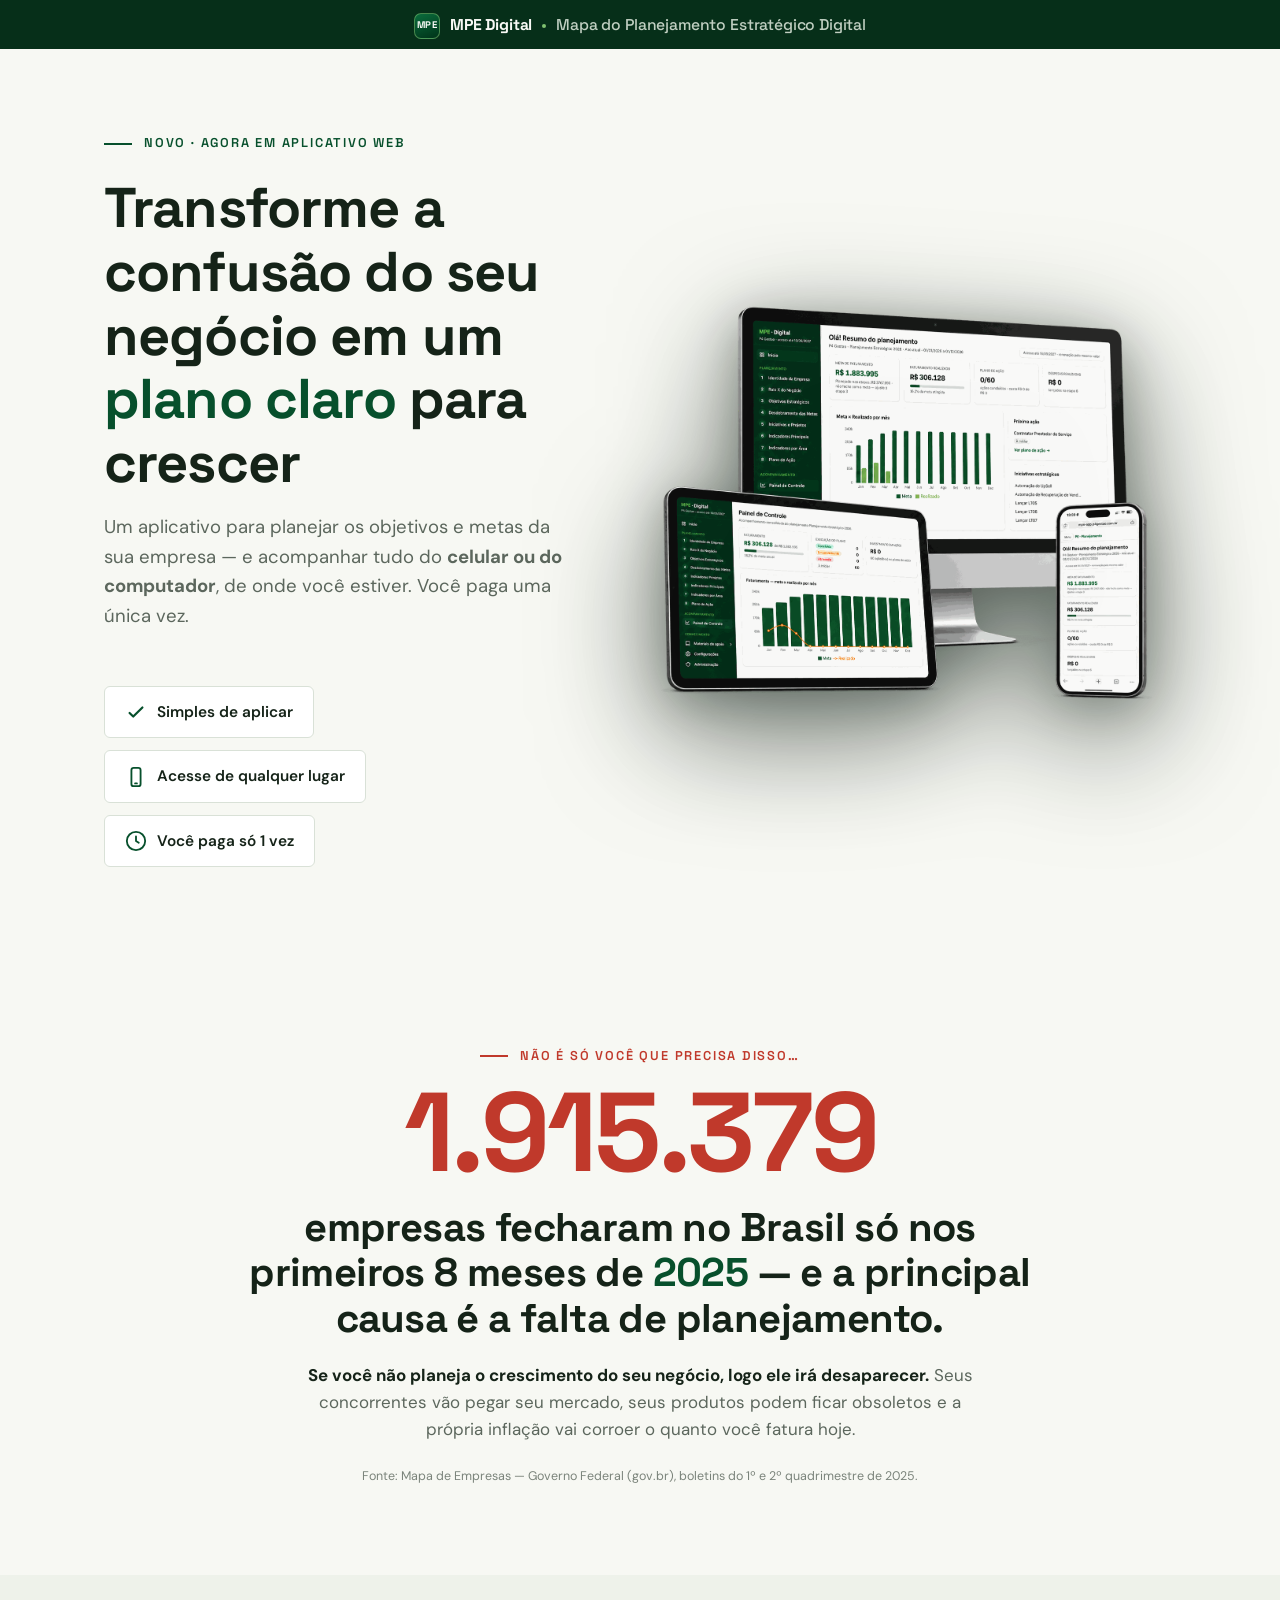
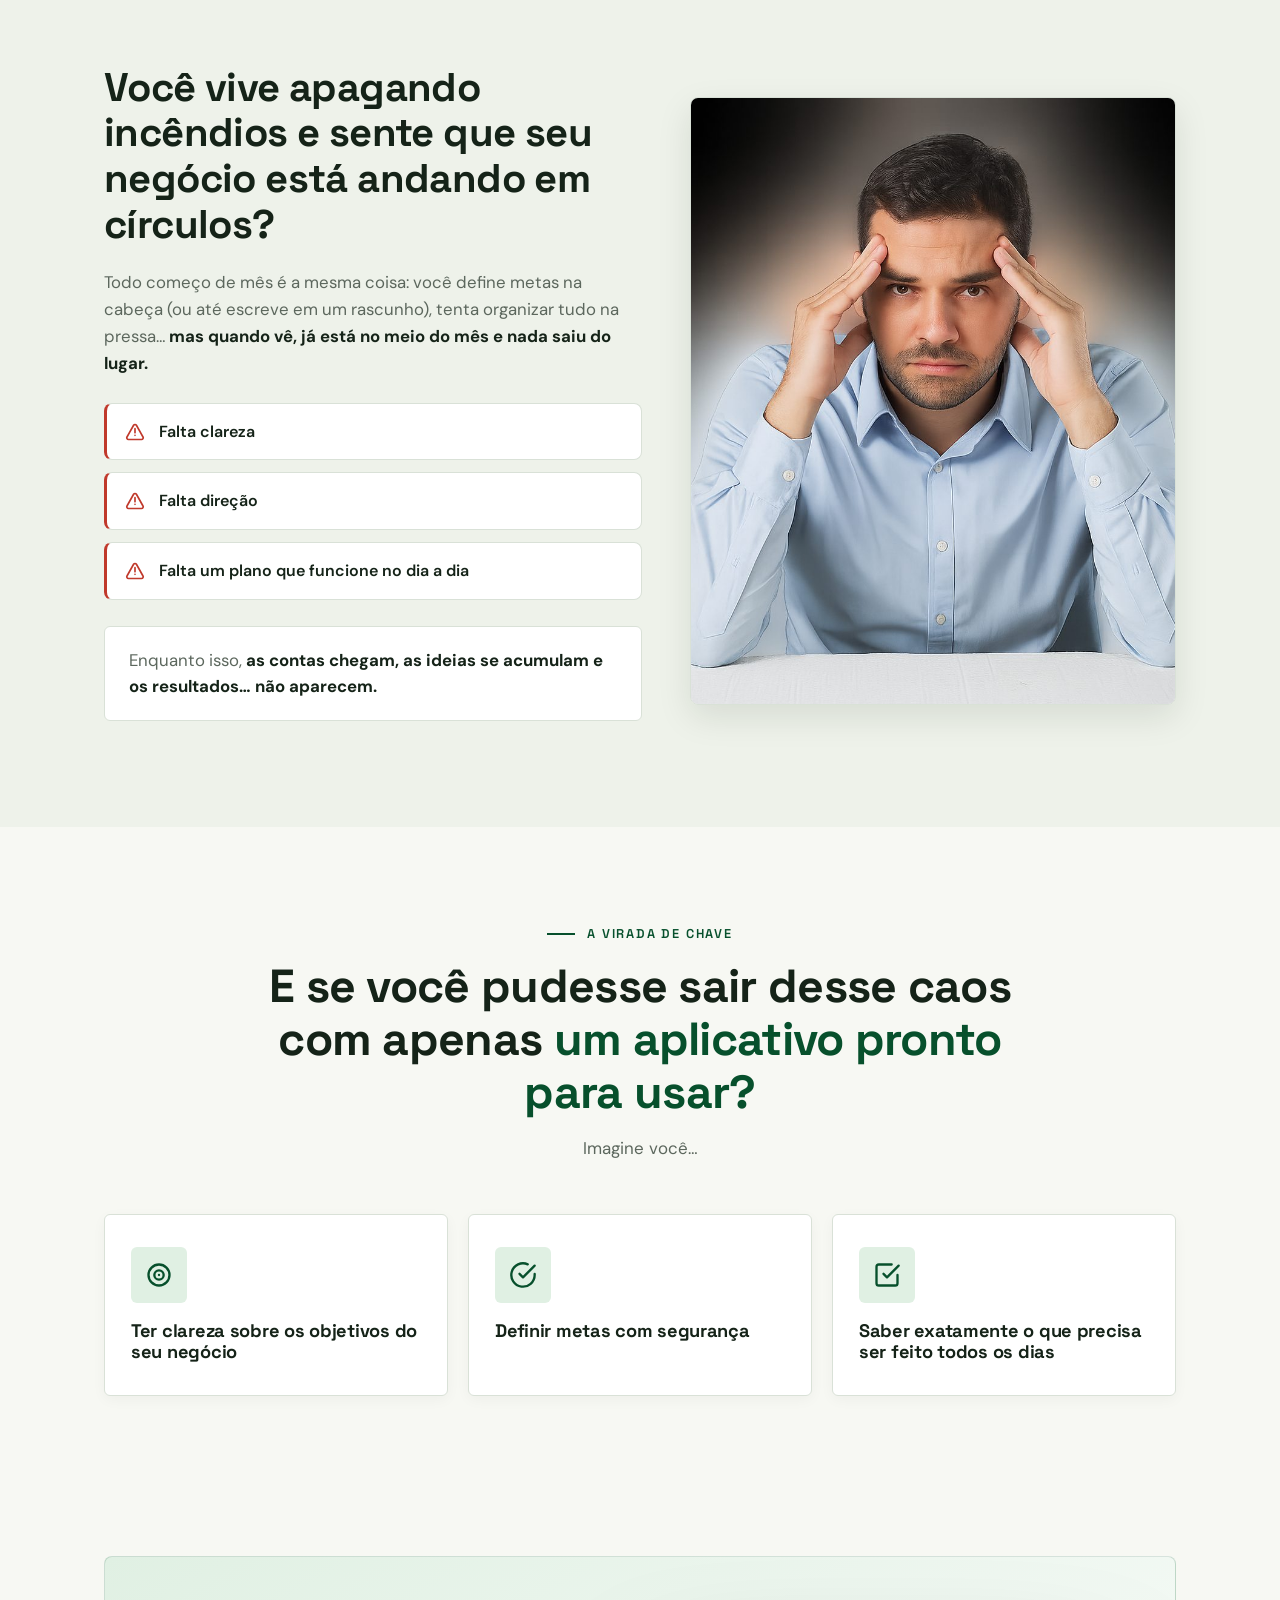
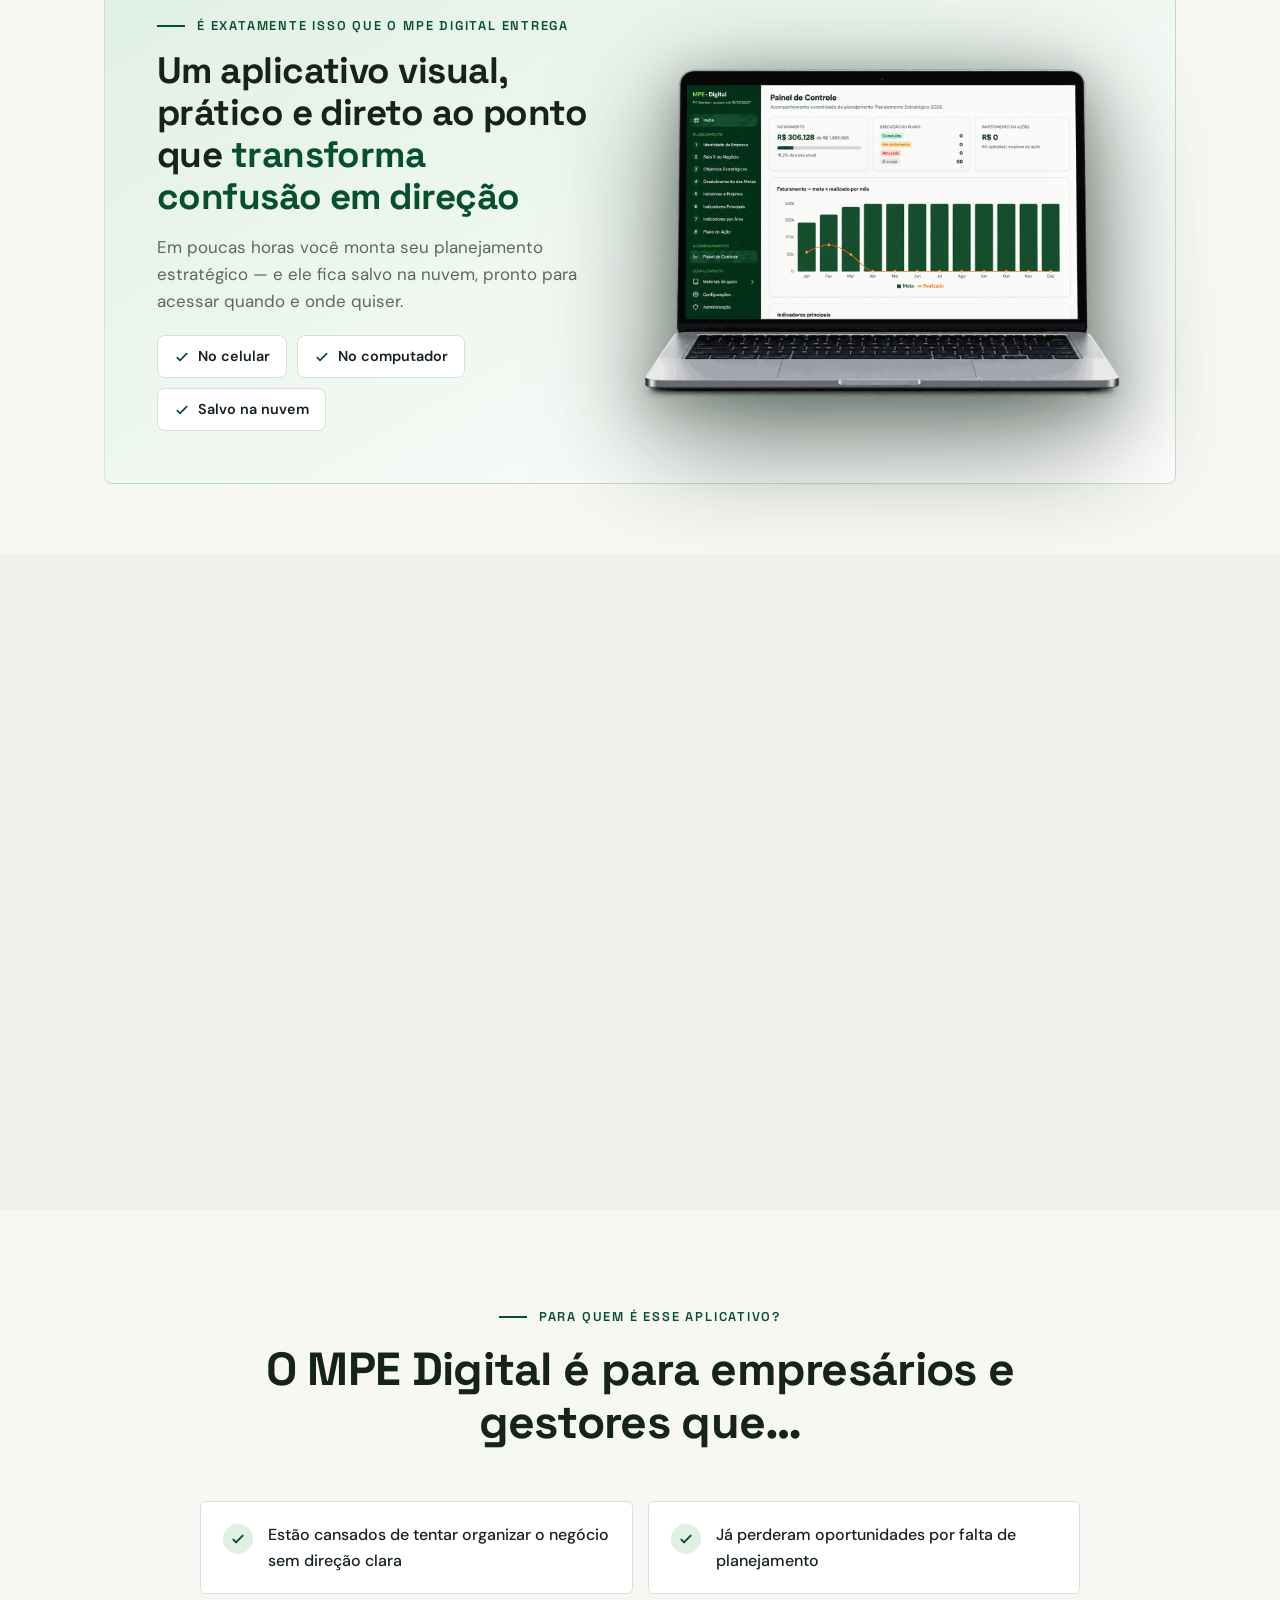
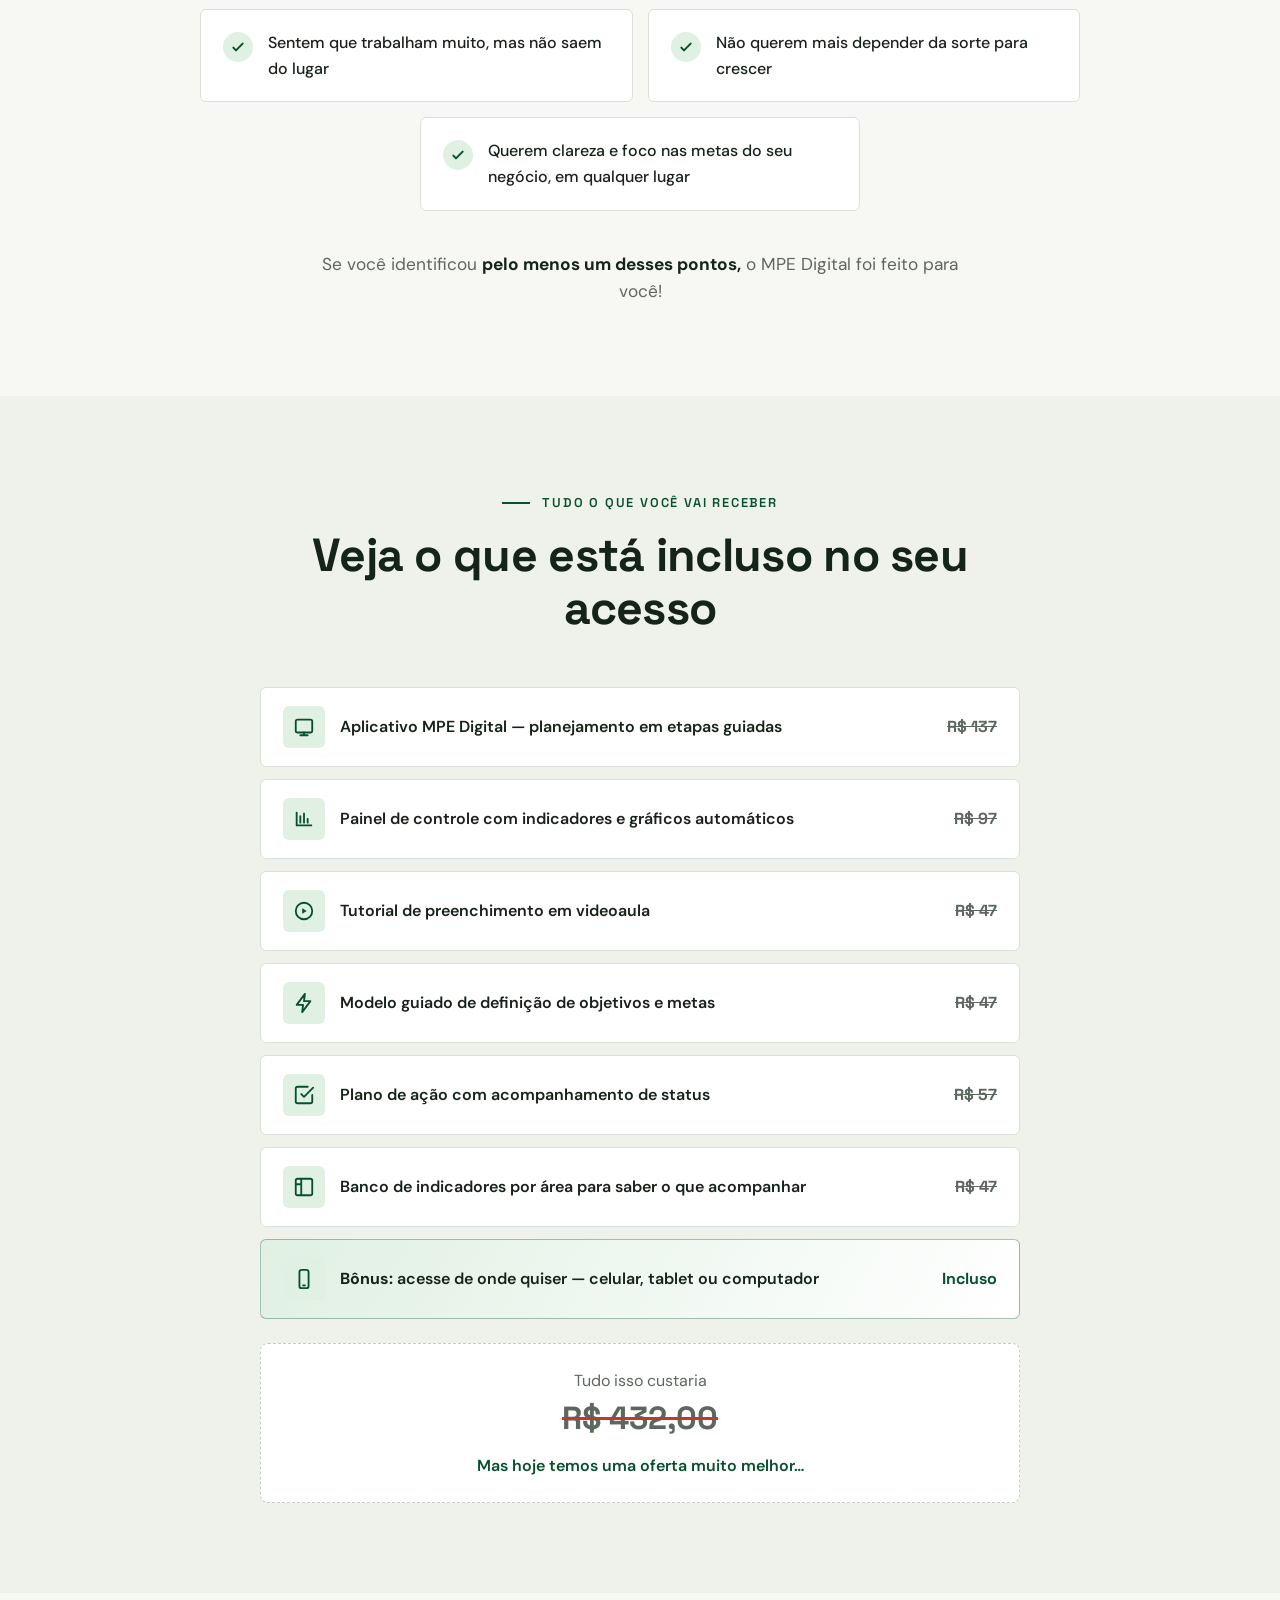
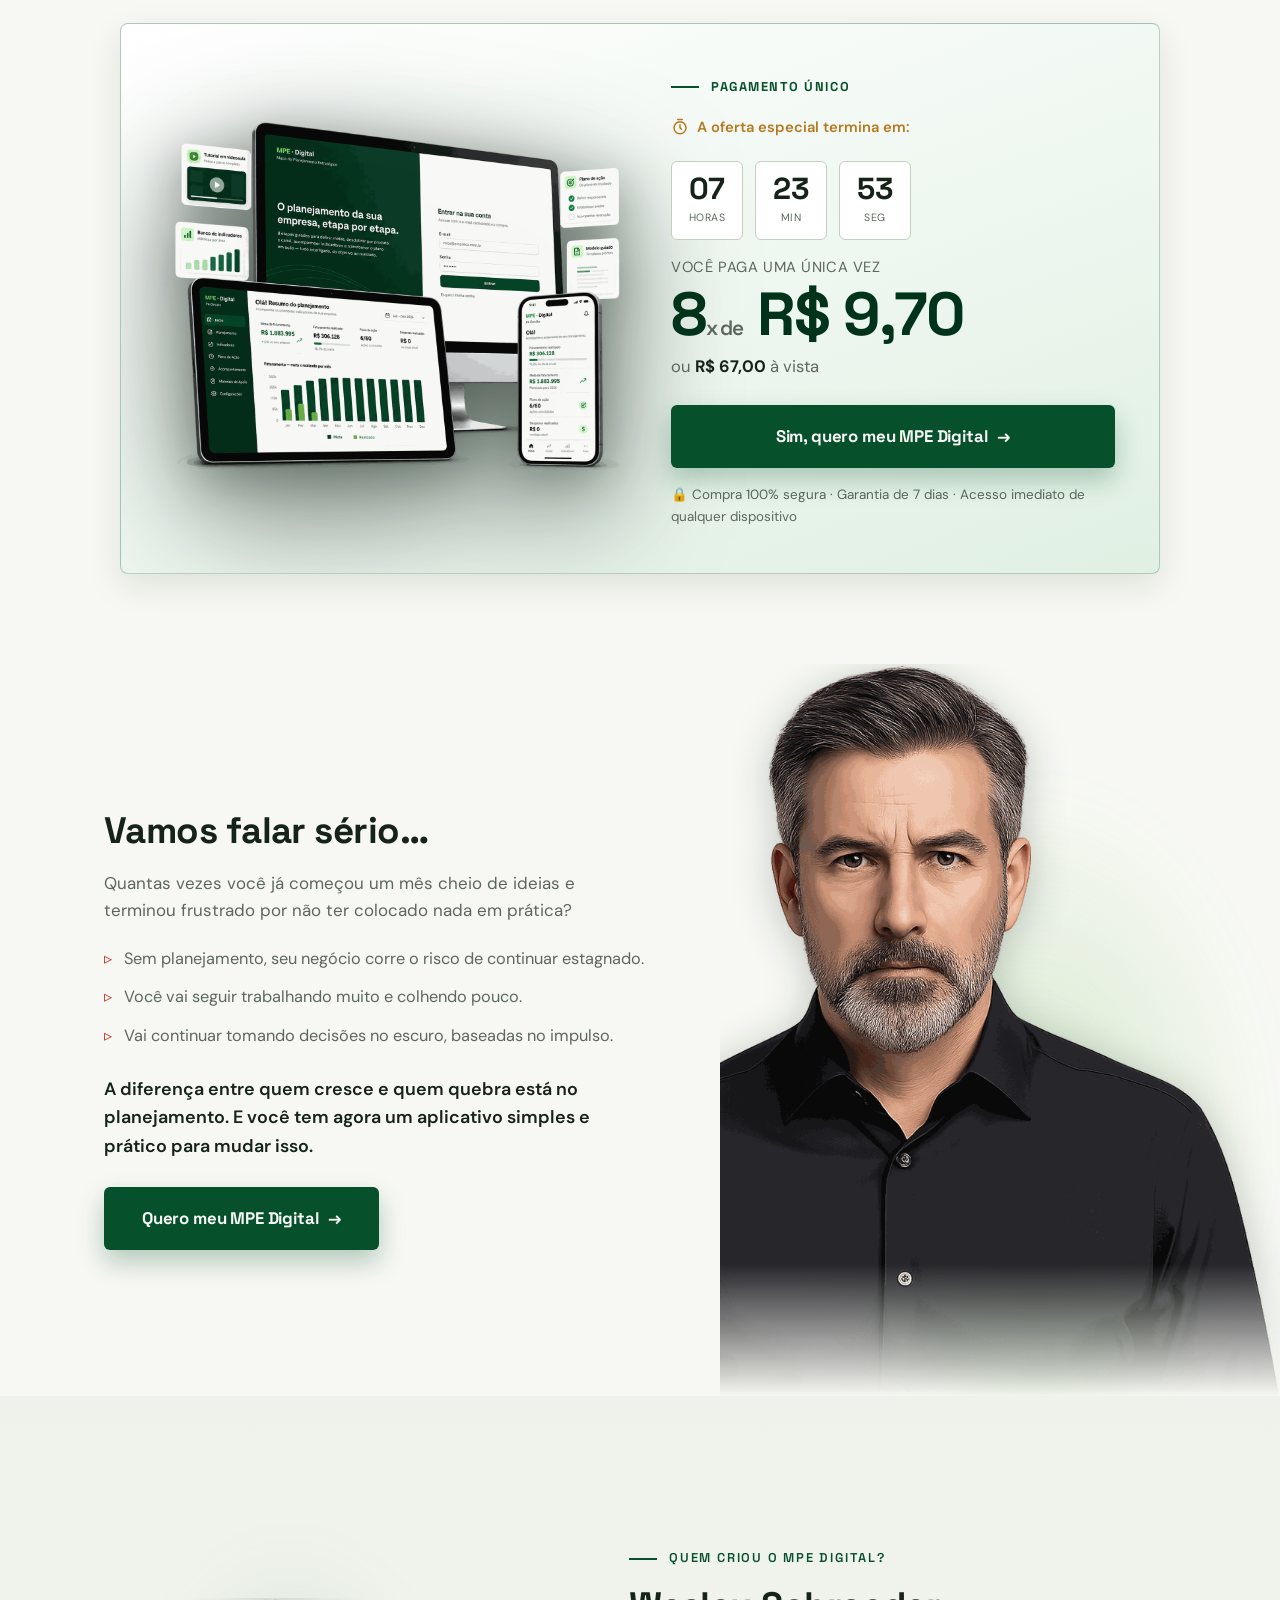
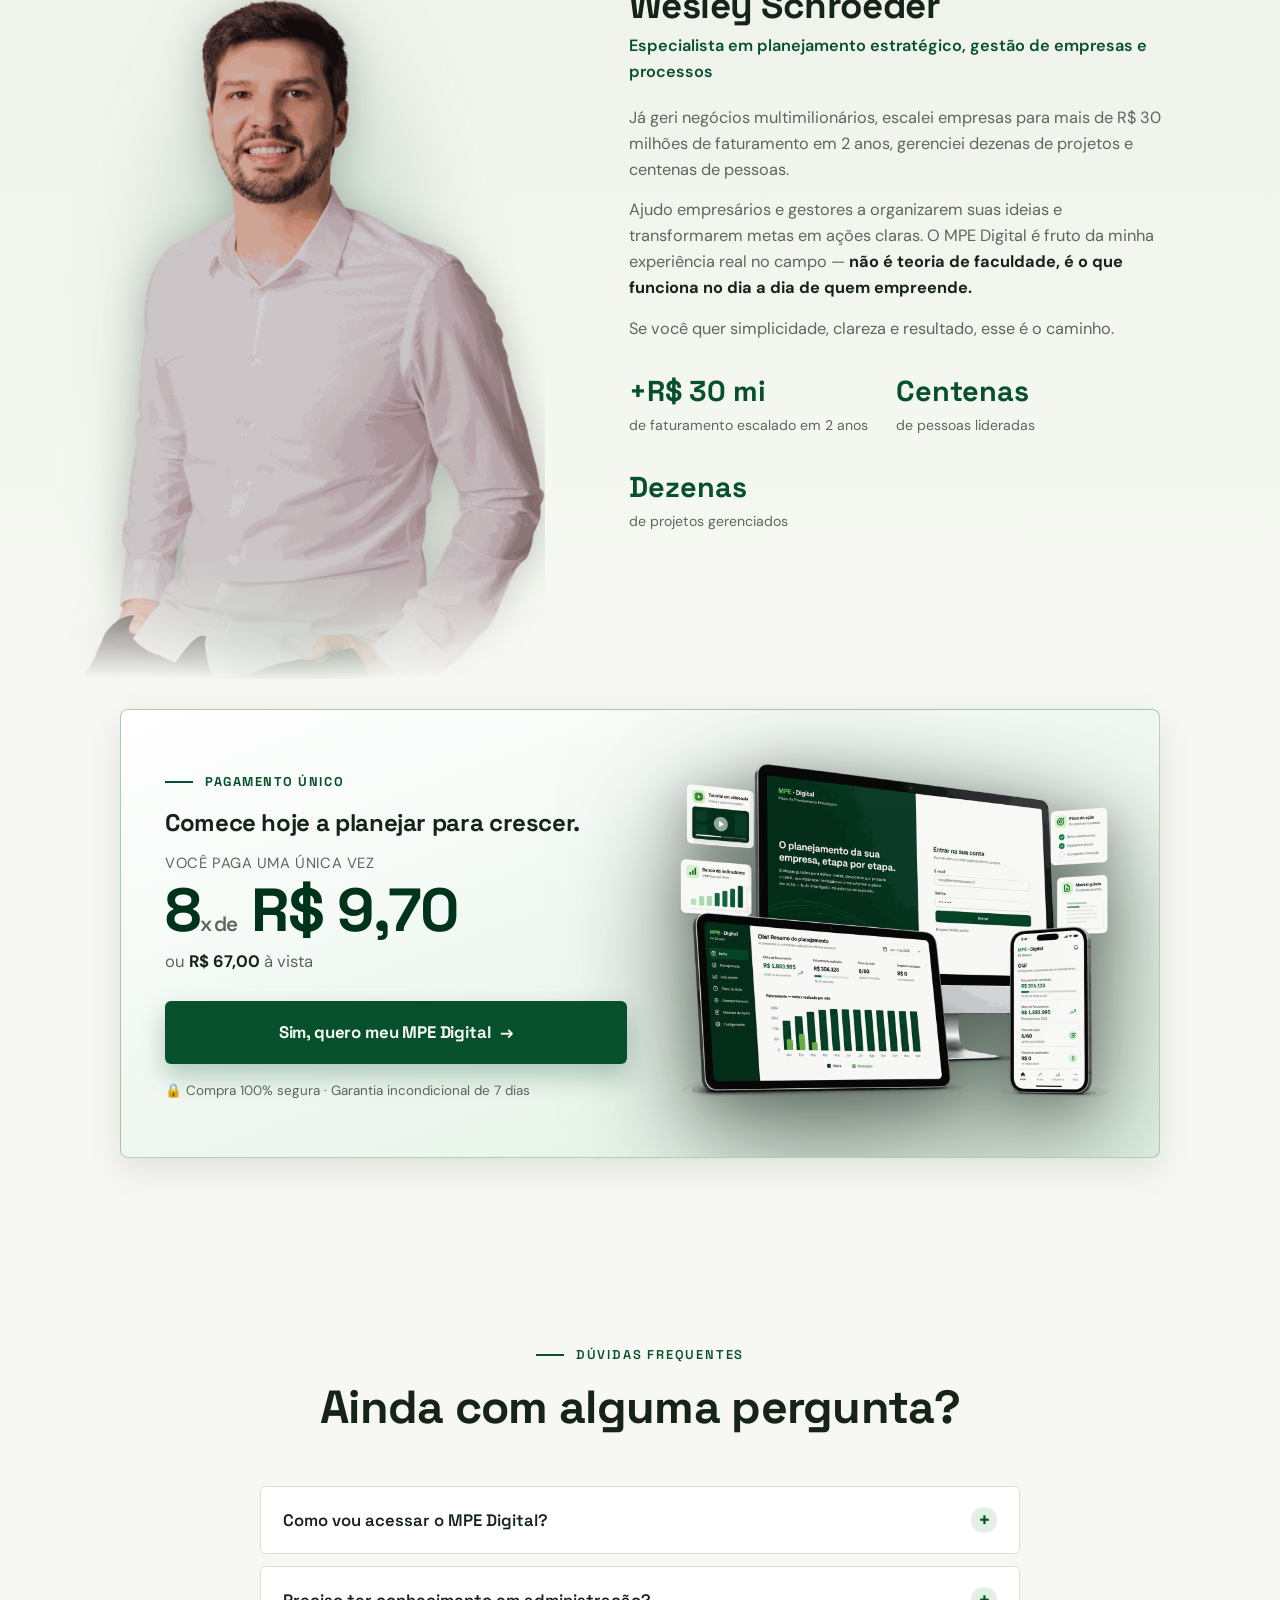
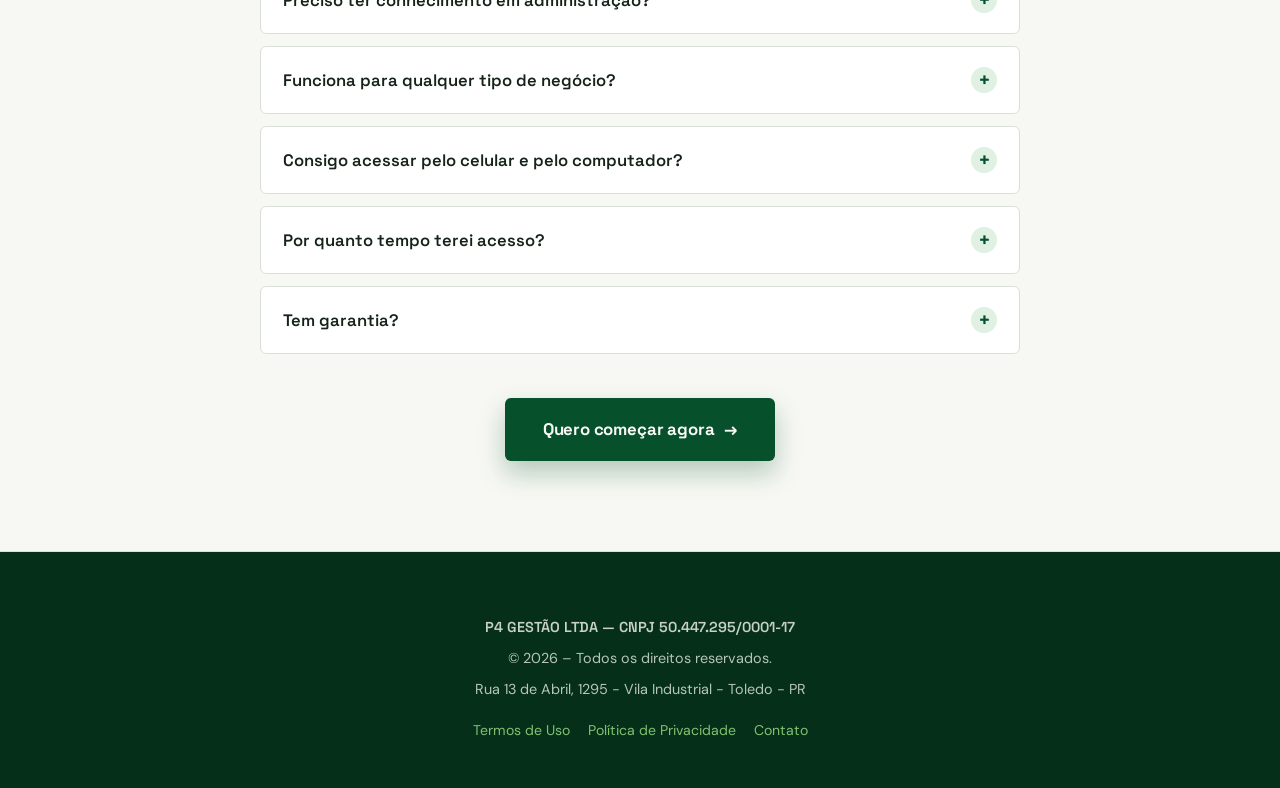
<file: index.html>
<!DOCTYPE html>
<!--
  ============================================================
  MPE Digital — Mapa do Planejamento Estratégico Digital
  Produto: aplicativo web (lowticket)  |  Versão: 3.0 (identidade verde clara)
  URL final: https://mped.p4gestao.com.br/
  Checkout: https://payfast.greenn.com.br/gn59mc8/offer/HaTuhL
  Meta Pixel: 1427020837779378  |  Clarity: sn3gbc8rkb
  ============================================================
-->
<html lang="pt-BR">
<head>
<meta charset="UTF-8">
<meta name="viewport" content="width=device-width, initial-scale=1, viewport-fit=cover">
<meta http-equiv="Content-Security-Policy" content="upgrade-insecure-requests">

<title>Mapa do Planejamento Estratégico Digital — Aplicativo Web | MPE Digital</title>
<meta name="description" content="Planeje as metas e objetivos do seu negócio em um aplicativo web. Acesse do celular ou do computador, pague uma única vez. Comece agora por 8x R$ 9,70.">
<meta name="keywords" content="Planejamento Estratégico Digital, aplicativo de planejamento, metas, indicadores, plano de ação, gestão estratégica, MPE Digital">
<link rel="canonical" href="https://mped.p4gestao.com.br/">
<meta name="robots" content="index, follow, max-image-preview:large">

<!-- Open Graph -->
<meta property="og:type" content="product">
<meta property="og:title" content="Mapa do Planejamento Estratégico Digital — Aplicativo Web">
<meta property="og:description" content="Planeje o crescimento do seu negócio em um aplicativo web. Do plano à execução, na palma da sua mão. Pague uma única vez.">
<meta property="og:locale" content="pt_BR">
<meta property="og:url" content="https://mped.p4gestao.com.br/">
<meta property="og:image" content="https://mped.p4gestao.com.br/og-image.jpg">
<meta property="og:image:width" content="1200">
<meta property="og:image:height" content="630">
<!-- Twitter -->
<meta name="twitter:card" content="summary_large_image">
<meta name="twitter:title" content="Mapa do Planejamento Estratégico Digital — Aplicativo Web">
<meta name="twitter:description" content="Planeje o crescimento do seu negócio em um aplicativo web. Do plano à execução, na palma da sua mão.">
<meta name="twitter:image" content="https://mped.p4gestao.com.br/og-image.jpg">

<!-- Favicons -->
<link rel="icon" type="image/x-icon" href="favicon.ico">
<link rel="icon" type="image/png" sizes="16x16" href="favicon-16x16.png">
<link rel="icon" type="image/png" sizes="32x32" href="favicon-32x32.png">
<link rel="apple-touch-icon" sizes="180x180" href="apple-touch-icon.png">
<link rel="manifest" href="site.webmanifest">
<meta name="theme-color" content="#07502C">
<link rel="preload" as="image" href="assets/mockup-dobra1.png" fetchpriority="high">

<!-- Fonts -->
<link rel="preconnect" href="https://fonts.googleapis.com">
<link rel="preconnect" href="https://fonts.gstatic.com" crossorigin>
<link rel="preload" as="style" href="https://fonts.googleapis.com/css2?family=Space+Grotesk:wght@500;600;700&family=DM+Sans:wght@400;500;600;700&display=swap">
<link rel="stylesheet" media="print" onload="this.media='all'" href="https://fonts.googleapis.com/css2?family=Space+Grotesk:wght@500;600;700&family=DM+Sans:wght@400;500;600;700&display=swap">
<noscript><link rel="stylesheet" href="https://fonts.googleapis.com/css2?family=Space+Grotesk:wght@500;600;700&family=DM+Sans:wght@400;500;600;700&display=swap"></noscript>

<!-- ============ TRACKING (carregado após o render) ============ -->
<script>
(function(){
  var loaded=false;
  function loadTracking(){
    if(loaded)return; loaded=true;
    !function(f,b,e,v,n,t,s){if(f.fbq)return;n=f.fbq=function(){n.callMethod?
    n.callMethod.apply(n,arguments):n.queue.push(arguments)};if(!f._fbq)f._fbq=n;
    n.push=n;n.loaded=!0;n.version='2.0';n.queue=[];t=b.createElement(e);t.async=!0;
    t.src=v;s=b.getElementsByTagName(e)[0];s.parentNode.insertBefore(t,s)}
    (window,document,'script','https://connect.facebook.net/en_US/fbevents.js');
    fbq('init','1427020837779378'); fbq('track','PageView');
    (function(c,l,a,r,i,t,y){c[a]=c[a]||function(){(c[a].q=c[a].q||[]).push(arguments)};
    t=l.createElement(r);t.async=1;t.src="https://www.clarity.ms/tag/"+i;
    y=l.getElementsByTagName(r)[0];y.parentNode.insertBefore(t,y);})(window,document,"clarity","script","sn3gbc8rkb");
  }
  var evts=['scroll','mousemove','touchstart','keydown','click'];
  function fire(){loadTracking();evts.forEach(function(e){window.removeEventListener(e,fire);});}
  evts.forEach(function(e){window.addEventListener(e,fire,{passive:true});});
  setTimeout(loadTracking,3500);
})();
</script>
<noscript><img height="1" width="1" style="display:none" src="https://www.facebook.com/tr?id=1427020837779378&ev=PageView&noscript=1"/></noscript>

<!-- ============ JSON-LD ============ -->
<script type="application/ld+json">
{"@context":"https://schema.org","@type":"Product","name":"Mapa do Planejamento Estratégico Digital","description":"Aplicativo web para planejar as metas e objetivos do seu negócio. Acesse do celular ou do computador, pague uma única vez.","image":"https://mped.p4gestao.com.br/og-image.jpg","brand":{"@type":"Brand","name":"P4 Gestão"},"offers":{"@type":"Offer","price":"67.00","priceCurrency":"BRL","availability":"https://schema.org/InStock","url":"https://payfast.greenn.com.br/gn59mc8/offer/HaTuhL"}}
</script>
<script type="application/ld+json">
{"@context":"https://schema.org","@type":"FAQPage","mainEntity":[
{"@type":"Question","name":"Como vou acessar o MPE Digital?","acceptedAnswer":{"@type":"Answer","text":"Assim que o pagamento é confirmado, você recebe por e-mail os dados de acesso ao aplicativo MPE Digital. É só entrar com seu login de qualquer navegador — no celular, tablet ou computador."}},
{"@type":"Question","name":"Preciso ter conhecimento em administração?","acceptedAnswer":{"@type":"Answer","text":"Não. O MPE Digital é simples, visual e guiado passo a passo, mesmo que você nunca tenha feito um planejamento antes."}},
{"@type":"Question","name":"Funciona para qualquer tipo de negócio?","acceptedAnswer":{"@type":"Answer","text":"Sim. Ele foi desenvolvido para se adaptar a diferentes nichos e portes de empresas."}},
{"@type":"Question","name":"Consigo acessar pelo celular e pelo computador?","acceptedAnswer":{"@type":"Answer","text":"Sim. O MPE Digital é um aplicativo web: você acessa de qualquer navegador, no celular, tablet ou computador, com seus dados salvos na nuvem."}},
{"@type":"Question","name":"Por quanto tempo terei acesso?","acceptedAnswer":{"@type":"Answer","text":"Você tem acesso ao aplicativo por 1 ano, pagando uma única vez. Nesse período acessa quando e de onde quiser."}},
{"@type":"Question","name":"Tem garantia?","acceptedAnswer":{"@type":"Answer","text":"Sim! Você tem 7 dias para testar. Se não gostar, é só pedir o reembolso."}}
]}
</script>

<style>
:root{
  --bg:#F7F8F3; --bg-2:#EEF2EA; --surface:#FFFFFF;
  --border:#D9E1D7; --border-strong:#C3D0C0;
  --text:#152318; --muted:#5C675D;
  --green:#07502C; --green-2:#33724C; --green-dark:#003319;
  --soft:#E0F0E3; --soft-2:#D6F0DA; --leaf:#80C271;
  --menu-bg:#062F19; --menu-text:#E1EBDF; --menu-active:#80C271; --menu-focus:#0F4025; --menu-div:#1D442C;
  --cream:#F8F9F5; --amber:#B7791F; --red:#C0392B;
  --radius:6px; --maxw:1120px;
  --shadow:0 2px 8px rgba(21,35,24,.05);
  --shadow-lg:0 12px 34px rgba(3,26,14,.10);
}
*{box-sizing:border-box;margin:0;padding:0}
html{scroll-behavior:smooth;-webkit-text-size-adjust:100%}
body{background:var(--bg);color:var(--text);font-family:'DM Sans',system-ui,-apple-system,Arial,sans-serif;line-height:1.6;-webkit-font-smoothing:antialiased;overflow-x:hidden}
img{max-width:100%;display:block}
h1,h2,h3,h4,.display{font-family:'Space Grotesk','DM Sans',sans-serif;line-height:1.14;letter-spacing:-0.015em}
.wrap{max-width:var(--maxw);margin:0 auto;padding:0 24px}
section{position:relative}
.green{color:var(--green)}
.section-alt{background:var(--bg-2)}

/* ===== SLOGAN BAR ===== */
.topbar{background:var(--menu-bg);text-align:center;padding:10px 16px;position:relative;z-index:5}
.brandmark{display:inline-flex;align-items:center;gap:10px;font-family:'Space Grotesk',sans-serif;font-weight:700;color:var(--cream);font-size:.98rem;letter-spacing:-0.01em}
.logo-sq{width:26px;height:26px;border-radius:7px;background:linear-gradient(160deg,#0a6c3c,#003319);border:1.5px solid rgba(128,194,113,.55);display:grid;place-items:center;font-size:.6rem;font-weight:700;color:var(--cream);letter-spacing:.02em}
.brandmark .reg{color:var(--menu-text);font-weight:500;opacity:.85}
.brandmark .dot{width:4px;height:4px;border-radius:50%;background:var(--leaf)}

/* ===== Buttons ===== */
.btn{display:inline-flex;align-items:center;justify-content:center;gap:10px;background:var(--green);color:var(--cream);font-weight:700;font-family:'Space Grotesk',sans-serif;font-size:1.05rem;letter-spacing:-0.01em;padding:18px 38px;border-radius:6px;text-decoration:none;box-shadow:0 12px 26px rgba(7,80,44,.28);transition:transform .25s cubic-bezier(.2,.8,.2,1),box-shadow .25s,background .25s;border:none;cursor:pointer;position:relative;-webkit-tap-highlight-color:transparent}
.btn:hover{background:var(--green-dark);transform:translateY(-3px);box-shadow:0 18px 36px rgba(7,80,44,.34)}
.btn:active{transform:translateY(-1px)}
.btn .arrow{transition:transform .25s}.btn:hover .arrow{transform:translateX(4px)}
.btn-pulse{animation:pulse 2.4s ease-in-out infinite}
@keyframes pulse{0%,100%{box-shadow:0 12px 26px rgba(7,80,44,.28)}50%{box-shadow:0 12px 40px rgba(7,80,44,.5)}}
.tag{display:inline-flex;align-items:center;gap:12px;font-family:'Space Grotesk',sans-serif;font-weight:600;font-size:.8rem;letter-spacing:.14em;text-transform:uppercase;color:var(--green);background:none;border:none;padding:0}
.tag::before{content:"";width:28px;height:2px;background:var(--green);display:inline-block;flex:none}

/* reveal */
.reveal{opacity:0;transform:translateY(26px);transition:opacity .7s ease,transform .7s cubic-bezier(.2,.8,.2,1)}
.reveal.in{opacity:1;transform:none}
.reveal.d1{transition-delay:.08s}.reveal.d2{transition-delay:.16s}.reveal.d3{transition-delay:.24s}.reveal.d4{transition-delay:.32s}
@media(prefers-reduced-motion:reduce){.reveal{opacity:1;transform:none;transition:none}.btn-pulse{animation:none}}

/* ===== HERO ===== */
.hero{padding:78px 0 84px;overflow:hidden}
.hero-grid{display:grid;grid-template-columns:.92fr 1.08fr;grid-template-areas:"text mockup" "badges mockup";gap:26px 52px;align-items:center}
.hero-text{grid-area:text}.hero-badges{grid-area:badges}.hero-visual{grid-area:mockup}
.hero-shot{width:100%;max-width:660px;height:auto;margin:0 auto;filter:drop-shadow(0 34px 60px rgba(3,20,10,.5)) drop-shadow(0 12px 24px rgba(3,20,10,.32))}
.hero h1{font-size:clamp(2rem,4.6vw,3.5rem);font-weight:700;margin:22px 0 18px}
.hero p.sub{font-size:clamp(1rem,1.6vw,1.16rem);color:var(--muted);max-width:520px;margin:0 0 28px}
.badges{display:flex;flex-wrap:wrap;gap:12px}
.badge{display:flex;align-items:center;gap:10px;background:var(--surface);border:1px solid var(--border);padding:13px 20px;border-radius:6px;font-weight:600;font-size:.96rem}
.badge svg{flex:none}

/* ===== APP MOCKUP (CSS) ===== */
.device-duo{position:relative;max-width:640px;margin:0 auto}
.appwin{background:var(--surface);border:1px solid var(--border);border-radius:8px;box-shadow:var(--shadow-lg);overflow:hidden}
.appwin .bar{display:flex;align-items:center;gap:7px;padding:12px 16px;background:#F0F3EE;border-bottom:1px solid var(--border)}
.appwin .bar i{width:11px;height:11px;border-radius:50%;display:block}
.appwin .bar .url{margin-left:12px;font-size:.72rem;color:var(--muted);background:#fff;border:1px solid var(--border);border-radius:20px;padding:5px 14px;font-family:'DM Sans',sans-serif}
.app-body{display:grid;grid-template-columns:118px 1fr;min-height:300px}
.app-side{background:var(--menu-bg);padding:16px 12px;color:var(--menu-text)}
.app-side .brand{font-family:'Space Grotesk',sans-serif;font-weight:700;color:var(--cream);font-size:.82rem;margin:2px 4px 16px;display:flex;align-items:center;gap:6px}
.app-side .brand .m{width:16px;height:16px;border-radius:4px;background:linear-gradient(160deg,#0a6c3c,#003319);border:1px solid rgba(128,194,113,.5)}
.mi{display:flex;align-items:center;gap:8px;font-size:.72rem;padding:8px 9px;border-radius:8px;color:var(--menu-text);margin-bottom:3px}
.mi.active{background:var(--menu-focus);color:#fff;font-weight:600}
.mi .n{width:16px;height:16px;border-radius:50%;background:rgba(128,194,113,.18);color:var(--leaf);font-size:.6rem;display:grid;place-items:center;font-weight:700;flex:none}
.mi.active .n{background:var(--leaf);color:#04220f}
.app-main{padding:18px 20px;background:var(--surface)}
.app-main .hi{font-family:'Space Grotesk',sans-serif;font-weight:700;font-size:.95rem;margin-bottom:2px}
.app-main .sm{font-size:.68rem;color:var(--muted);margin-bottom:14px}
.kpis{display:grid;grid-template-columns:repeat(3,1fr);gap:9px;margin-bottom:16px}
.kpi{background:var(--bg);border:1px solid var(--border);border-radius:6px;padding:10px}
.kpi .l{font-size:.55rem;text-transform:uppercase;letter-spacing:.04em;color:var(--muted);margin-bottom:5px}
.kpi .v{font-family:'Space Grotesk',sans-serif;font-weight:700;font-size:.9rem}
.kpi .v.g{color:var(--green)}
.chartbox{background:var(--bg);border:1px solid var(--border);border-radius:6px;padding:12px 12px 8px}
.chartbox .ct{font-family:'Space Grotesk',sans-serif;font-weight:700;font-size:.72rem;margin-bottom:10px}
.bars{display:flex;align-items:flex-end;gap:5px;height:78px}
.bcol{flex:1;display:flex;align-items:flex-end;justify-content:center;gap:2px;height:100%}
.bcol .b{width:5px;border-radius:3px 3px 0 0;background:var(--green-dark)}
.bcol .b.r{background:var(--leaf)}
.leg{display:flex;gap:14px;margin-top:8px;font-size:.58rem;color:var(--muted)}
.leg span{display:inline-flex;align-items:center;gap:5px}
.leg i{width:8px;height:8px;border-radius:2px;display:block}

.phone{position:absolute;right:-6px;bottom:-30px;width:150px;background:#0b120d;border:6px solid #0b120d;border-radius:26px;box-shadow:var(--shadow-lg);overflow:hidden;z-index:3}
.phone .pscreen{background:var(--bg);border-radius:20px;overflow:hidden}
.phone .ptop{background:var(--menu-bg);color:var(--cream);font-family:'Space Grotesk',sans-serif;font-weight:700;font-size:.6rem;padding:9px 12px;display:flex;align-items:center;gap:5px}
.phone .ptop .m{width:12px;height:12px;border-radius:3px;background:linear-gradient(160deg,#0a6c3c,#003319);border:1px solid rgba(128,194,113,.5)}
.phone .pbody{padding:10px}
.phone .pk{background:#fff;border:1px solid var(--border);border-radius:8px;padding:7px 9px;margin-bottom:6px}
.phone .pk .l{font-size:.44rem;text-transform:uppercase;color:var(--muted);letter-spacing:.03em}
.phone .pk .v{font-family:'Space Grotesk',sans-serif;font-weight:700;font-size:.72rem;color:var(--green)}
.phone .pbars{display:flex;align-items:flex-end;gap:3px;height:34px;background:#fff;border:1px solid var(--border);border-radius:8px;padding:7px 8px}
.phone .pbars .b{flex:1;border-radius:2px 2px 0 0;background:var(--green-dark)}

/* ===== STAT ===== */
.stat{padding:88px 0;text-align:center}
.stat .bignum{font-family:'Space Grotesk',sans-serif;font-weight:700;font-size:clamp(3rem,11vw,7rem);line-height:1;color:var(--red);margin:10px 0 4px;letter-spacing:-0.03em}
.stat h2{font-size:clamp(1.5rem,4vw,2.5rem);font-weight:700;max-width:840px;margin:16px auto 20px}
.stat p{font-size:1.06rem;color:var(--muted);max-width:700px;margin:0 auto}
.stat .src{font-size:.78rem;color:var(--muted);opacity:.8;margin-top:24px}
.tag.red{color:var(--red)}
.tag.red::before{background:var(--red)}

/* ===== section heading ===== */
.shead{text-align:center;max-width:760px;margin:0 auto 52px}
.shead h2{font-size:clamp(1.7rem,4.4vw,2.9rem);font-weight:700;margin:16px 0 0}
.shead p{color:var(--muted);font-size:1.06rem;margin-top:16px}

/* ===== PROBLEM ===== */
.problem{padding:90px 0;background:var(--bg-2)}
.problem-grid{display:grid;grid-template-columns:1.05fr .95fr;gap:48px;align-items:center}
.problem h2{font-size:clamp(1.6rem,4vw,2.5rem);font-weight:700;margin-bottom:22px}
.problem p{color:var(--muted);font-size:1.05rem;margin-bottom:16px}
.problem strong{color:var(--text)}
.lack{display:flex;flex-direction:column;gap:12px;margin:26px 0}
.lack-item{display:flex;align-items:center;gap:14px;background:var(--surface);border:1px solid var(--border);border-left:3px solid var(--red);padding:15px 18px;border-radius:8px;font-weight:600}
.lack-item svg{flex:none}
.problem-callout{margin-top:24px;padding:20px 24px;background:var(--surface);border:1px solid var(--border);border-radius:6px;color:var(--muted);font-size:1.02rem}
.problem-img{border-radius:8px;overflow:hidden;box-shadow:var(--shadow-lg);aspect-ratio:4/5;border:1px solid var(--border)}
.problem-img img{width:100%;height:100%;object-fit:cover;object-position:50% 30%}
.problem-img.placeholder{background:linear-gradient(160deg,#dfe7dc,#c9d6c6);display:grid;place-items:center;font-size:4rem}

/* ===== SOLUTION ===== */
.solution{padding:90px 0}
.imagine-grid{display:grid;grid-template-columns:repeat(3,1fr);gap:20px}
.icard{background:var(--surface);border:1px solid var(--border);border-radius:var(--radius);padding:32px 26px;transition:transform .3s,border-color .3s,box-shadow .3s;box-shadow:0 4px 14px rgba(21,35,24,.04)}
.icard:hover{transform:translateY(-6px);border-color:rgba(7,80,44,.3);box-shadow:var(--shadow)}
.icard .ico{width:56px;height:56px;border-radius:6px;display:grid;place-items:center;background:var(--soft);margin-bottom:18px}
.icard h3{font-size:1.14rem;font-weight:700}

/* ===== DELIVERS ===== */
.delivers{padding:70px 0}
.delivers-inner{background:linear-gradient(150deg,var(--soft),#fff);border:1px solid rgba(7,80,44,.16);border-radius:8px;padding:52px}
.delivers-grid{display:grid;grid-template-columns:.95fr 1.05fr;gap:44px;align-items:center}
.delivers-text h2{font-size:clamp(1.5rem,3.6vw,2.3rem);font-weight:700;margin:14px 0 16px}
.delivers-text p{color:var(--muted);font-size:1.06rem;margin:0 0 10px}
.delivers-text .chips{display:flex;flex-wrap:wrap;gap:10px;margin-top:20px}
.dchip{display:inline-flex;align-items:center;gap:8px;background:var(--surface);border:1px solid var(--border);border-radius:8px;padding:9px 16px;font-size:.9rem;font-weight:600}

/* ===== STEPS ===== */
.steps{padding:90px 0;background:var(--bg-2)}
.steps-grid{display:grid;grid-template-columns:repeat(5,1fr);gap:16px;counter-reset:step}
.step{background:var(--surface);border:1px solid var(--border);border-radius:var(--radius);padding:28px 20px;position:relative;transition:transform .3s,border-color .3s}
.step:hover{transform:translateY(-6px);border-color:rgba(7,80,44,.3)}
.step .n{counter-increment:step;font-family:'Space Grotesk',sans-serif;font-weight:700;font-size:1.2rem;color:var(--cream);width:40px;height:40px;border-radius:8px;background:var(--green);display:grid;place-items:center;margin-bottom:16px}
.step .n::before{content:"0" counter(step)}
.step h3{font-size:1.04rem;font-weight:700;margin-bottom:9px}
.step p{color:var(--muted);font-size:.92rem}
.step:not(:last-child)::after{content:"→";position:absolute;top:36px;right:-20px;font-family:'Space Grotesk',sans-serif;font-weight:700;font-size:1.5rem;color:rgba(7,80,44,.4);z-index:3}

/* ===== FOR WHOM ===== */
.forwhom{padding:90px 0}
.fw-grid{display:grid;grid-template-columns:repeat(2,1fr);gap:15px;max-width:880px;margin:0 auto}
.fw-item{display:flex;gap:15px;align-items:flex-start;background:var(--surface);border:1px solid var(--border);border-radius:6px;padding:20px 22px}
.fw-item .chk{flex:none;width:30px;height:30px;border-radius:50%;background:var(--soft);display:grid;place-items:center;margin-top:2px}
.fw-item span{font-weight:500}
.fw-note{text-align:center;max-width:680px;margin:40px auto 0;font-size:1.08rem;color:var(--muted)}
.fw-note strong{color:var(--text)}

/* ===== OFFER STACK ===== */
.offer{padding:90px 0;background:var(--bg-2)}
.stack{display:flex;flex-direction:column;gap:12px;max-width:760px;margin:0 auto}
.stack-item{display:flex;align-items:center;justify-content:space-between;gap:16px;background:var(--surface);border:1px solid var(--border);border-radius:6px;padding:18px 22px;transition:border-color .3s}
.stack-item:hover{border-color:rgba(7,80,44,.3)}
.stack-item .left{display:flex;align-items:center;gap:15px}
.stack-item .bx{flex:none;width:42px;height:42px;border-radius:6px;background:var(--soft);display:grid;place-items:center}
.stack-item .name{font-weight:600}
.stack-item .price{font-family:'Space Grotesk',sans-serif;font-weight:700;color:var(--muted);text-decoration:line-through;white-space:nowrap}
.stack-item.bonus{border-color:rgba(7,80,44,.35);background:linear-gradient(120deg,var(--soft),#fff)}
.stack-item.bonus .price{color:var(--green);text-decoration:none}
.totalbar{max-width:760px;margin:24px auto 0;text-align:center;background:var(--surface);border:1px dashed var(--border-strong);border-radius:8px;padding:24px}
.totalbar .lbl{color:var(--muted);font-size:1rem}
.totalbar .tot{font-family:'Space Grotesk',sans-serif;font-weight:700;font-size:2rem;text-decoration:line-through;text-decoration-color:var(--red);color:var(--muted)}
.totalbar .more{display:block;margin-top:8px;color:var(--green);font-weight:600}

/* ===== OFFER CARD ===== */
.pricewrap{padding:30px 0 90px}
.pricecard{background:linear-gradient(160deg,#fff,var(--soft));border:1px solid rgba(7,80,44,.28);border-radius:8px;padding:46px 44px;position:relative;overflow:hidden;box-shadow:var(--shadow-lg);max-width:1040px;margin:0 auto}
.pc-inner{display:grid;grid-template-columns:1.02fr .98fr;gap:44px;align-items:center}
.pc-inner.rev .pc-visual{order:2}
.pc-visual{position:relative}
.pc-info{position:relative;z-index:1}
.pricecard .vital{display:inline-flex;align-items:center;gap:12px;font-family:'Space Grotesk',sans-serif;font-weight:700;letter-spacing:.12em;font-size:.8rem;color:var(--green);text-transform:uppercase}
.pricecard .vital::before{content:"";width:28px;height:2px;background:var(--green);display:inline-block;flex:none}
.pricecard .once{color:var(--muted);margin:16px 0 4px;font-size:.92rem;text-transform:uppercase;letter-spacing:.04em}
.pricecard .big{font-family:'Space Grotesk',sans-serif;font-weight:700;font-size:clamp(2.6rem,8vw,3.8rem);line-height:1;color:var(--green-dark);letter-spacing:-0.02em}
.pricecard .big small{font-size:1.3rem;color:var(--muted);font-weight:600}
.pricecard .avista{color:var(--muted);margin-top:8px;font-size:1.04rem}
.pricecard .avista strong{color:var(--text)}
.pricecard .btn{margin-top:26px;width:100%}
.pricecard .limited{margin-top:16px;font-size:.84rem;color:var(--muted)}
.countdown{display:flex;gap:12px;margin:22px 0 4px}
.cd-box{background:var(--surface);border:1px solid var(--border-strong);border-radius:6px;padding:12px 8px;min-width:72px;text-align:center}
.cd-box .num{font-family:'Space Grotesk',sans-serif;font-weight:700;font-size:1.9rem;line-height:1;color:var(--text)}
.cd-box .unit{font-size:.66rem;text-transform:uppercase;letter-spacing:.05em;color:var(--muted);margin-top:6px}
.cd-label{color:var(--amber);font-weight:600;font-size:.92rem;display:flex;align-items:center;gap:8px;margin-top:18px}

/* ===== SERIOUS ===== */
.serious{padding:90px 0}
.serious-grid{display:grid;grid-template-columns:.85fr 1.15fr;gap:44px;align-items:center;max-width:1000px;margin:0 auto}
.serious-img{border-radius:8px;overflow:hidden;box-shadow:var(--shadow-lg);aspect-ratio:1;border:1px solid var(--border)}
.serious-img img{width:100%;height:100%;object-fit:cover}
.serious-img.placeholder{background:linear-gradient(160deg,#dfe7dc,#c9d6c6);display:grid;place-items:center;font-size:4rem}
.serious-card h2{font-size:clamp(1.6rem,4vw,2.3rem);font-weight:700;margin-bottom:18px}
.serious-card>p{color:var(--muted);font-size:1.06rem;margin-bottom:22px}
.warns{display:flex;flex-direction:column;gap:12px;margin-bottom:26px}
.warn{display:flex;gap:12px;align-items:flex-start;color:var(--muted);font-size:1.02rem}
.warn .ic{flex:none;color:var(--red);font-weight:700}
.serious-card .punch{color:var(--text);font-weight:600;font-size:1.12rem;margin-bottom:26px}

/* ===== ABOUT ===== */
.about{padding:90px 0;background:var(--bg-2)}
.about-grid{display:grid;grid-template-columns:.8fr 1.2fr;gap:46px;align-items:center;max-width:980px;margin:0 auto}
.about-photo{aspect-ratio:1;border-radius:8px;overflow:hidden;border:1px solid var(--border);box-shadow:var(--shadow-lg)}
.about-photo img{width:100%;height:100%;object-fit:cover;object-position:50% 18%}
.about-photo.placeholder{background:linear-gradient(160deg,#dfe7dc,#c9d6c6);display:grid;place-items:center}
.about h2{font-size:clamp(1.6rem,4vw,2.3rem);font-weight:700;margin-bottom:6px}
.about .role{color:var(--green);font-weight:600;margin-bottom:20px}
.about p{color:var(--muted);font-size:1.02rem;margin-bottom:14px}
.about strong{color:var(--text)}
.about .metrics{display:flex;gap:28px;margin-top:26px;flex-wrap:wrap}
.metric .mv{font-family:'Space Grotesk',sans-serif;font-weight:700;font-size:1.8rem;color:var(--green)}
.metric .ml{color:var(--muted);font-size:.88rem}

/* ===== FAQ ===== */
.faq{padding:90px 0}
.faq-list{max-width:760px;margin:0 auto;display:flex;flex-direction:column;gap:12px}
.faq-item{background:var(--surface);border:1px solid var(--border);border-radius:6px;overflow:hidden;transition:border-color .3s}
.faq-item.open{border-color:rgba(7,80,44,.35)}
.faq-q{width:100%;text-align:left;background:none;border:none;color:var(--text);font-family:'Space Grotesk',sans-serif;font-weight:600;font-size:1.04rem;padding:20px 22px;cursor:pointer;display:flex;justify-content:space-between;align-items:center;gap:16px}
.faq-q .pm{flex:none;width:26px;height:26px;border-radius:50%;background:var(--soft);display:grid;place-items:center;transition:transform .3s;color:var(--green);font-size:1.3rem;line-height:1}
.faq-item.open .pm{transform:rotate(45deg)}
.faq-a{max-height:0;overflow:hidden;transition:max-height .35s ease;color:var(--muted)}
.faq-a div{padding:0 22px 22px;font-size:1rem}
.faq-a a{color:var(--green)}
.faq-cta{text-align:center;margin-top:44px}

/* ===== FOOTER ===== */
footer{padding:56px 0 46px;border-top:1px solid var(--border);background:var(--menu-bg);text-align:center;color:var(--menu-text)}
footer .co{font-family:'Space Grotesk',sans-serif;font-weight:600;color:var(--cream)}
footer p{color:var(--menu-text);opacity:.8;font-size:.9rem;margin:8px 0}
footer .links{margin-top:18px;display:flex;gap:18px;justify-content:center;flex-wrap:wrap}
footer .links a{color:var(--leaf);text-decoration:none;font-size:.88rem}
footer .links a:hover{text-decoration:underline}

/* ===== BLEED (foto recortada sangrando no fim da dobra) ===== */
.bleed{position:relative;overflow:hidden}
.bleed .wrap{position:relative;z-index:2}
.bleed-grid{display:grid;grid-template-columns:.92fr 1.08fr;gap:40px;align-items:center}
.person{position:absolute;bottom:0;z-index:1;pointer-events:none}
.person-left{left:0}
.person img{width:100%;height:auto;display:block;filter:drop-shadow(0 6px 20px rgba(3,20,10,.22));-webkit-mask-image:linear-gradient(to bottom,#000 82%,rgba(0,0,0,0) 100%);mask-image:linear-gradient(to bottom,#000 82%,rgba(0,0,0,0) 100%)}
.person-glow{position:absolute;left:3%;bottom:1%;width:84%;height:82%;border-radius:50%;background:radial-gradient(ellipse at 50% 62%,rgba(128,194,113,.30),rgba(128,194,113,0) 70%);filter:blur(28px);z-index:-1}
.person-right{right:0;left:auto}
.serious.bleed .bleed-grid{grid-template-columns:1.06fr .94fr;min-height:440px;padding:56px 0;align-items:center}
.serious .person{top:0;bottom:0;right:0;left:auto;width:46%;max-width:560px;overflow:hidden}
.serious .person img{position:absolute;bottom:0;right:0;height:100%;width:auto;max-width:none}
.serious .person-glow{left:auto;right:2%}
.about.bleed{background:linear-gradient(180deg,var(--bg-2),var(--bg))}
.about.bleed .bleed-grid{grid-template-columns:.94fr 1.06fr;min-height:520px;padding:56px 0;align-items:center}
.about .person{top:0;bottom:0;left:3.5%;right:auto;width:42%;max-width:500px}
.about .person img{position:absolute;bottom:0;left:0;width:100%;height:auto;max-width:none}
.about .person-glow{left:2%;right:auto;width:94%;height:90%;background:radial-gradient(ellipse 60% 82% at 50% 66%,rgba(51,114,76,.36),rgba(51,114,76,0) 70%)}

/* ===== responsive ===== */
@media(max-width:900px){
  .hero{padding:56px 0 90px}
  .bleed-grid{grid-template-columns:1fr;gap:8px}
  .bleed-spacer{display:none}
  .serious .person,.about .person{position:static;width:64%;max-width:280px;margin:0 auto 4px}
  .serious .person,.about .person{top:auto;bottom:auto;right:auto;left:auto;overflow:visible}
  .serious .person img,.about .person img{position:static;height:auto;width:100%}
  .serious.bleed .bleed-grid,.about.bleed .bleed-grid{grid-template-columns:1fr;min-height:0;padding:48px 0}
  .about.bleed{background:var(--bg-2)}
  .bleed-text{text-align:center}
  .bleed-text .warns,.bleed-text .metrics{text-align:left}
  .hero-grid{grid-template-columns:1fr;grid-template-areas:"text" "mockup" "badges";gap:34px}
  .hero-text{text-align:center}.hero p.sub{margin-left:auto;margin-right:auto}.badges{justify-content:center}
  .problem-grid,.imagine-grid,.delivers-grid,.serious-grid,.about-grid,.pc-inner{grid-template-columns:1fr}
  .pc-inner{gap:32px}.pc-inner.rev .pc-visual{order:0}
  .delivers-grid,.serious-grid,.about-grid{gap:32px;text-align:center}
  .delivers-text .chips,.about .metrics,.serious .warns{justify-content:center}
  .steps-grid{grid-template-columns:repeat(2,1fr)}
  .step:not(:last-child)::after{display:none}
  .fw-grid{grid-template-columns:1fr}
  .problem-img{max-width:420px;margin:0 auto;aspect-ratio:3/2}
  .serious-img,.about-photo{max-width:360px;margin:0 auto}
  .delivers-inner{padding:38px 26px}
  .device-duo{max-width:520px}
}
@media(max-width:560px){
  .wrap{padding:0 18px}
  .brandmark{font-size:.8rem;white-space:normal;gap:8px;justify-content:center;max-width:94%}
  .brandmark .short,.brandmark .dot{display:none}
  .brandmark .reg{display:inline;color:var(--cream);font-weight:600;opacity:1;line-height:1.25;text-align:left}
  .btn{font-size:1rem;padding:16px 22px}
  .serious-card .btn,.faq-cta .btn{width:100%}
  .hero{padding:48px 0 86px}
  .badge{padding:11px 15px;font-size:.9rem;width:100%;justify-content:center}
  .stat,.problem,.solution,.steps,.forwhom,.offer,.serious,.about,.faq{padding:58px 0}
  .steps-grid{grid-template-columns:1fr;gap:26px}
  .step:not(:last-child)::after{display:block;content:"↓";top:auto;bottom:-22px;right:auto;left:50%;transform:translateX(-50%);font-size:1.3rem}
  .countdown{gap:8px}.cd-box{min-width:0;flex:1;padding:11px 4px}.cd-box .num{font-size:1.5rem}
  .pricecard{padding:32px 22px}
  .delivers-inner,.serious-card{padding:0}
  .about .metrics{gap:18px}.metric .mv{font-size:1.5rem}
  .app-body{grid-template-columns:96px 1fr}
  .phone{width:118px;bottom:-24px}
  .stack-item{padding:15px 16px;gap:10px}.stack-item .name{font-size:.9rem}
}
</style>
</head>
<body>

<!-- ===== TOP BAR ===== -->
<div class="topbar">
  <span class="brandmark"><span class="logo-sq">MPE</span> <span class="short">MPE Digital</span> <span class="dot"></span> <span class="reg">Mapa do Planejamento Estratégico Digital</span></span>
</div>

<!-- ===== HERO ===== -->
<section class="hero">
  <div class="wrap">
    <div class="hero-grid">
      <div class="hero-text">
        <span class="tag reveal">Novo · agora em aplicativo web</span>
        <h1 class="reveal d1">Transforme a confusão do seu negócio em um <span class="green">plano claro</span> para crescer</h1>
        <p class="sub reveal d2">Um aplicativo para planejar os objetivos e metas da sua empresa — e acompanhar tudo do <strong>celular ou do computador</strong>, de onde você estiver. Você paga uma única vez.</p>
      </div>
      <div class="hero-visual reveal d4">
        <picture>
          <img class="hero-shot" src="assets/mockup-dobra1.png" width="1399" height="1122" decoding="async" fetchpriority="high" alt="MPE Digital no computador, no tablet e no celular" onerror="this.style.display='none'">
        </picture>
      </div>
      <div class="badges hero-badges reveal d3">
        <div class="badge"><svg width="22" height="22" viewBox="0 0 24 24" fill="none"><path d="M5 13l4 4L19 7" stroke="#07502C" stroke-width="2.4" stroke-linecap="round" stroke-linejoin="round"/></svg> Simples de aplicar</div>
        <div class="badge"><svg width="22" height="22" viewBox="0 0 24 24" fill="none"><rect x="7" y="2" width="10" height="20" rx="2.5" stroke="#07502C" stroke-width="2"/><path d="M11 19h2" stroke="#07502C" stroke-width="2" stroke-linecap="round"/></svg> Acesse de qualquer lugar</div>
        <div class="badge"><svg width="22" height="22" viewBox="0 0 24 24" fill="none"><path d="M12 2a10 10 0 100 20 10 10 0 000-20z" stroke="#07502C" stroke-width="2"/><path d="M12 7v5l3 2" stroke="#07502C" stroke-width="2" stroke-linecap="round" stroke-linejoin="round"/></svg> Você paga só 1 vez</div>
      </div>
    </div>
  </div>
</section>

<!-- ===== STAT ===== -->
<section class="stat">
  <div class="wrap">
    <span class="tag red reveal">Não é só você que precisa disso…</span>
    <div class="bignum reveal d1">1.915.379</div>
    <h2 class="reveal d1">empresas fecharam no Brasil só nos primeiros 8 meses de <span class="green">2025</span> — e a principal causa é a falta de planejamento.</h2>
    <p class="reveal d2"><strong style="color:var(--text)">Se você não planeja o crescimento do seu negócio, logo ele irá desaparecer.</strong> Seus concorrentes vão pegar seu mercado, seus produtos podem ficar obsoletos e a própria inflação vai corroer o quanto você fatura hoje.</p>
    <p class="src reveal d2">Fonte: Mapa de Empresas — Governo Federal (gov.br), boletins do 1º e 2º quadrimestre de 2025.</p>
  </div>
</section>

<!-- ===== PROBLEM ===== -->
<section class="problem">
  <div class="wrap">
    <div class="problem-grid">
      <div class="problem-content reveal">
        <h2>Você vive apagando incêndios e sente que seu negócio está andando em círculos?</h2>
        <p>Todo começo de mês é a mesma coisa: você define metas na cabeça (ou até escreve em um rascunho), tenta organizar tudo na pressa… <strong>mas quando vê, já está no meio do mês e nada saiu do lugar.</strong></p>
        <div class="lack">
          <div class="lack-item"><svg width="20" height="20" viewBox="0 0 24 24" fill="none"><path d="M12 8v5M12 16h.01M10.3 3.9L2.4 18a2 2 0 001.7 3h15.8a2 2 0 001.7-3L13.7 3.9a2 2 0 00-3.4 0z" stroke="#C0392B" stroke-width="2" stroke-linecap="round" stroke-linejoin="round"/></svg> Falta clareza</div>
          <div class="lack-item"><svg width="20" height="20" viewBox="0 0 24 24" fill="none"><path d="M12 8v5M12 16h.01M10.3 3.9L2.4 18a2 2 0 001.7 3h15.8a2 2 0 001.7-3L13.7 3.9a2 2 0 00-3.4 0z" stroke="#C0392B" stroke-width="2" stroke-linecap="round" stroke-linejoin="round"/></svg> Falta direção</div>
          <div class="lack-item"><svg width="20" height="20" viewBox="0 0 24 24" fill="none"><path d="M12 8v5M12 16h.01M10.3 3.9L2.4 18a2 2 0 001.7 3h15.8a2 2 0 001.7-3L13.7 3.9a2 2 0 00-3.4 0z" stroke="#C0392B" stroke-width="2" stroke-linecap="round" stroke-linejoin="round"/></svg> Falta um plano que funcione no dia a dia</div>
        </div>
        <p class="problem-callout">Enquanto isso, <strong>as contas chegam, as ideias se acumulam e os resultados… não aparecem.</strong></p>
      </div>
      <div class="problem-img reveal d1">
        <img src="assets/empresario-preocupado.jpg" alt="Empresário preocupado sem um plano para o negócio" width="1000" height="1000" loading="lazy" decoding="async" onerror="var m=this.closest('.problem-img');m.classList.add('placeholder');m.innerHTML='📉';">
      </div>
    </div>
  </div>
</section>

<!-- ===== SOLUTION ===== -->
<section class="solution">
  <div class="wrap">
    <div class="shead">
      <span class="tag reveal">A virada de chave</span>
      <h2 class="reveal d1">E se você pudesse sair desse caos com apenas <span class="green">um aplicativo pronto para usar?</span></h2>
      <p class="reveal d2">Imagine você…</p>
    </div>
    <div class="imagine-grid">
      <div class="icard reveal">
        <div class="ico"><svg width="28" height="28" viewBox="0 0 24 24" fill="none"><circle cx="12" cy="12" r="9" stroke="#07502C" stroke-width="2"/><circle cx="12" cy="12" r="4" stroke="#07502C" stroke-width="2"/><circle cx="12" cy="12" r="1" fill="#07502C"/></svg></div>
        <h3>Ter clareza sobre os objetivos do seu negócio</h3>
      </div>
      <div class="icard reveal d1">
        <div class="ico"><svg width="28" height="28" viewBox="0 0 24 24" fill="none"><path d="M22 11.08V12a10 10 0 11-5.93-9.14" stroke="#07502C" stroke-width="2" stroke-linecap="round"/><path d="M22 4L12 14.01l-3-3" stroke="#07502C" stroke-width="2" stroke-linecap="round" stroke-linejoin="round"/></svg></div>
        <h3>Definir metas com segurança</h3>
      </div>
      <div class="icard reveal d2">
        <div class="ico"><svg width="28" height="28" viewBox="0 0 24 24" fill="none"><path d="M9 11l3 3L22 4" stroke="#07502C" stroke-width="2" stroke-linecap="round" stroke-linejoin="round"/><path d="M21 12v7a2 2 0 01-2 2H5a2 2 0 01-2-2V5a2 2 0 012-2h11" stroke="#07502C" stroke-width="2" stroke-linecap="round" stroke-linejoin="round"/></svg></div>
        <h3>Saber exatamente o que precisa ser feito todos os dias</h3>
      </div>
    </div>
  </div>
</section>

<!-- ===== DELIVERS ===== -->
<section class="delivers">
  <div class="wrap">
    <div class="delivers-inner reveal">
      <div class="delivers-grid">
        <div class="delivers-text">
          <span class="tag">É exatamente isso que o MPE Digital entrega</span>
          <h2>Um aplicativo visual, prático e direto ao ponto que <span class="green">transforma confusão em direção</span></h2>
          <p>Em poucas horas você monta seu planejamento estratégico — e ele fica salvo na nuvem, pronto para acessar quando e onde quiser.</p>
          <div class="chips">
            <span class="dchip"><svg width="16" height="16" viewBox="0 0 24 24" fill="none"><path d="M5 13l4 4L19 7" stroke="#07502C" stroke-width="2.6" stroke-linecap="round" stroke-linejoin="round"/></svg> No celular</span>
            <span class="dchip"><svg width="16" height="16" viewBox="0 0 24 24" fill="none"><path d="M5 13l4 4L19 7" stroke="#07502C" stroke-width="2.6" stroke-linecap="round" stroke-linejoin="round"/></svg> No computador</span>
            <span class="dchip"><svg width="16" height="16" viewBox="0 0 24 24" fill="none"><path d="M5 13l4 4L19 7" stroke="#07502C" stroke-width="2.6" stroke-linecap="round" stroke-linejoin="round"/></svg> Salvo na nuvem</span>
          </div>
        </div>
        <div class="delivers-visual">
          <picture>
            <img class="hero-shot" src="assets/Mockup-dobra5.png" width="1396" height="1114" decoding="async" loading="lazy" alt="Painel de Controle do MPE Digital no computador" onerror="this.style.display='none'">
          </picture>
        </div>
      </div>
    </div>
  </div>
</section>

<!-- ===== STEPS ===== -->
<section class="steps">
  <div class="wrap">
    <div class="shead">
      <span class="tag reveal">Passo a passo</span>
      <h2 class="reveal d1">Você já tem seu planejamento estratégico pronto</h2>
      <p class="reveal d2">Com o MPE Digital, é só seguir o caminho certeiro dentro do aplicativo.</p>
    </div>
    <div class="steps-grid">
      <div class="step reveal"><div class="n"></div><h3>Defina seus objetivos</h3><p>O que você quer conquistar nos próximos meses?</p></div>
      <div class="step reveal d1"><div class="n"></div><h3>Estabeleça metas claras</h3><p>Com prazos e métricas que você pode acompanhar.</p></div>
      <div class="step reveal d2"><div class="n"></div><h3>Organize as ações</h3><p>Saiba o que precisa ser feito, por quem e quando.</p></div>
      <div class="step reveal d3"><div class="n"></div><h3>Acompanhe indicadores</h3><p>Veja o progresso no painel e ajuste o rumo com confiança.</p></div>
      <div class="step reveal d4"><div class="n"></div><h3>Execute de onde estiver</h3><p>Um plano prático, fácil de seguir no celular ou no PC.</p></div>
    </div>
  </div>
</section>

<!-- ===== FOR WHOM ===== -->
<section class="forwhom">
  <div class="wrap">
    <div class="shead">
      <span class="tag reveal">Para quem é esse aplicativo?</span>
      <h2 class="reveal d1">O MPE Digital é para empresários e gestores que…</h2>
    </div>
    <div class="fw-grid">
      <div class="fw-item reveal"><span class="chk"><svg width="16" height="16" viewBox="0 0 24 24" fill="none"><path d="M5 13l4 4L19 7" stroke="#07502C" stroke-width="3" stroke-linecap="round" stroke-linejoin="round"/></svg></span><span>Estão cansados de tentar organizar o negócio sem direção clara</span></div>
      <div class="fw-item reveal d1"><span class="chk"><svg width="16" height="16" viewBox="0 0 24 24" fill="none"><path d="M5 13l4 4L19 7" stroke="#07502C" stroke-width="3" stroke-linecap="round" stroke-linejoin="round"/></svg></span><span>Já perderam oportunidades por falta de planejamento</span></div>
      <div class="fw-item reveal"><span class="chk"><svg width="16" height="16" viewBox="0 0 24 24" fill="none"><path d="M5 13l4 4L19 7" stroke="#07502C" stroke-width="3" stroke-linecap="round" stroke-linejoin="round"/></svg></span><span>Sentem que trabalham muito, mas não saem do lugar</span></div>
      <div class="fw-item reveal d1"><span class="chk"><svg width="16" height="16" viewBox="0 0 24 24" fill="none"><path d="M5 13l4 4L19 7" stroke="#07502C" stroke-width="3" stroke-linecap="round" stroke-linejoin="round"/></svg></span><span>Não querem mais depender da sorte para crescer</span></div>
      <div class="fw-item reveal" style="grid-column:1/-1;justify-self:center;max-width:440px"><span class="chk"><svg width="16" height="16" viewBox="0 0 24 24" fill="none"><path d="M5 13l4 4L19 7" stroke="#07502C" stroke-width="3" stroke-linecap="round" stroke-linejoin="round"/></svg></span><span>Querem clareza e foco nas metas do seu negócio, em qualquer lugar</span></div>
    </div>
    <p class="fw-note reveal d2">Se você identificou <strong>pelo menos um desses pontos,</strong> o MPE Digital foi feito para você!</p>
  </div>
</section>

<!-- ===== OFFER STACK ===== -->
<section class="offer">
  <div class="wrap">
    <div class="shead">
      <span class="tag reveal">Tudo o que você vai receber</span>
      <h2 class="reveal d1">Veja o que está incluso no seu acesso</h2>
    </div>
    <div class="stack">
      <div class="stack-item reveal"><div class="left"><span class="bx"><svg width="22" height="22" viewBox="0 0 24 24" fill="none"><rect x="3" y="4" width="18" height="14" rx="2" stroke="#07502C" stroke-width="2"/><path d="M8 21h8M12 18v3" stroke="#07502C" stroke-width="2" stroke-linecap="round"/></svg></span><span class="name">Aplicativo MPE Digital — planejamento em etapas guiadas</span></div><span class="price">R$ 137</span></div>
      <div class="stack-item reveal"><div class="left"><span class="bx"><svg width="22" height="22" viewBox="0 0 24 24" fill="none"><path d="M4 19V5M4 19h16M8 16V9M12 16V6M16 16v-4" stroke="#07502C" stroke-width="2" stroke-linecap="round" stroke-linejoin="round"/></svg></span><span class="name">Painel de controle com indicadores e gráficos automáticos</span></div><span class="price">R$ 97</span></div>
      <div class="stack-item reveal"><div class="left"><span class="bx"><svg width="22" height="22" viewBox="0 0 24 24" fill="none"><circle cx="12" cy="12" r="9" stroke="#07502C" stroke-width="2"/><path d="M10 9l5 3-5 3V9z" fill="#07502C"/></svg></span><span class="name">Tutorial de preenchimento em videoaula</span></div><span class="price">R$ 47</span></div>
      <div class="stack-item reveal"><div class="left"><span class="bx"><svg width="22" height="22" viewBox="0 0 24 24" fill="none"><path d="M13 2L4 14h7l-1 8 9-12h-7l1-8z" stroke="#07502C" stroke-width="2" stroke-linejoin="round"/></svg></span><span class="name">Modelo guiado de definição de objetivos e metas</span></div><span class="price">R$ 47</span></div>
      <div class="stack-item reveal"><div class="left"><span class="bx"><svg width="22" height="22" viewBox="0 0 24 24" fill="none"><path d="M9 11l3 3L22 4" stroke="#07502C" stroke-width="2" stroke-linecap="round" stroke-linejoin="round"/><path d="M21 12v7a2 2 0 01-2 2H5a2 2 0 01-2-2V5a2 2 0 012-2h11" stroke="#07502C" stroke-width="2" stroke-linecap="round" stroke-linejoin="round"/></svg></span><span class="name">Plano de ação com acompanhamento de status</span></div><span class="price">R$ 57</span></div>
      <div class="stack-item reveal"><div class="left"><span class="bx"><svg width="22" height="22" viewBox="0 0 24 24" fill="none"><rect x="3" y="3" width="18" height="18" rx="2" stroke="#07502C" stroke-width="2"/><path d="M9 3v18M3 9h6" stroke="#07502C" stroke-width="2"/></svg></span><span class="name">Banco de indicadores por área para saber o que acompanhar</span></div><span class="price">R$ 47</span></div>
      <div class="stack-item bonus reveal"><div class="left"><span class="bx"><svg width="22" height="22" viewBox="0 0 24 24" fill="none"><rect x="7" y="2" width="10" height="20" rx="2.5" stroke="#07502C" stroke-width="2"/><path d="M11 19h2" stroke="#07502C" stroke-width="2" stroke-linecap="round"/></svg></span><span class="name"><strong>Bônus:</strong> acesse de onde quiser — celular, tablet ou computador</span></div><span class="price">Incluso</span></div>
    </div>
    <div class="totalbar reveal d1">
      <span class="lbl">Tudo isso custaria</span>
      <div class="tot">R$ 432,00</div>
      <span class="more">Mas hoje temos uma oferta muito melhor…</span>
    </div>
  </div>
</section>

<!-- ===== OFFER 1 ===== -->
<section class="pricewrap">
  <div class="wrap">
    <div class="pricecard reveal">
      <div class="pc-inner">
        <div class="pc-visual">
          <picture>
            <img class="hero-shot" src="assets/mockup-oferta.png" width="1400" height="1120" loading="lazy" decoding="async" alt="Tudo o que você recebe no MPE Digital: aplicativo, painel, videoaula, modelos e banco de indicadores" onerror="this.style.display='none'">
          </picture>
        </div>
        <div class="pc-info">
          <span class="vital">Pagamento único</span>
          <div class="cd-label"><svg width="18" height="18" viewBox="0 0 24 24" fill="none"><circle cx="12" cy="13" r="8" stroke="#B7791F" stroke-width="2"/><path d="M12 9v4l2 2M9 2h6" stroke="#B7791F" stroke-width="2" stroke-linecap="round"/></svg> A oferta especial termina em:</div>
          <div class="countdown" id="countdown">
            <div class="cd-box"><div class="num" id="cd-h">00</div><div class="unit">horas</div></div>
            <div class="cd-box"><div class="num" id="cd-m">00</div><div class="unit">min</div></div>
            <div class="cd-box"><div class="num" id="cd-s">00</div><div class="unit">seg</div></div>
          </div>
          <p class="once">Você paga uma única vez</p>
          <div class="big">8<small>x de</small> R$ 9,70</div>
          <p class="avista">ou <strong>R$ 67,00</strong> à vista</p>
          <a href="https://payfast.greenn.com.br/gn59mc8/offer/HaTuhL" class="btn btn-pulse">Sim, quero meu MPE Digital <span class="arrow">→</span></a>
          <p class="limited">🔒 Compra 100% segura · Garantia de 7 dias · Acesso imediato de qualquer dispositivo</p>
        </div>
      </div>
    </div>
  </div>
</section>

<!-- ===== SERIOUS ===== -->
<section class="serious bleed">
  <div class="person person-right reveal">
    <span class="person-glow"></span>
    <picture>
      <img src="assets/conversa-seria.png" width="980" height="978" loading="lazy" decoding="async" alt="Hora de decidir com seriedade sobre o seu negócio" onerror="this.closest('.person').style.display='none'">
    </picture>
  </div>
  <div class="wrap">
    <div class="bleed-grid">
      <div class="bleed-text serious-card reveal d1">
        <h2>Vamos falar sério…</h2>
        <p>Quantas vezes você já começou um mês cheio de ideias e terminou frustrado por não ter colocado nada em prática?</p>
        <div class="warns">
          <div class="warn"><span class="ic">▹</span> Sem planejamento, seu negócio corre o risco de continuar estagnado.</div>
          <div class="warn"><span class="ic">▹</span> Você vai seguir trabalhando muito e colhendo pouco.</div>
          <div class="warn"><span class="ic">▹</span> Vai continuar tomando decisões no escuro, baseadas no impulso.</div>
        </div>
        <p class="punch">A diferença entre quem cresce e quem quebra está no planejamento. E você tem agora um aplicativo simples e prático para mudar isso.</p>
        <a href="https://payfast.greenn.com.br/gn59mc8/offer/HaTuhL" class="btn">Quero meu MPE Digital <span class="arrow">→</span></a>
      </div>
      <div class="bleed-spacer"></div>
    </div>
  </div>
</section>

<!-- ===== ABOUT ===== -->
<section class="about bleed">
  <div class="person person-left reveal">
    <span class="person-glow"></span>
    <picture>
      <img src="assets/wesley.png" width="602" height="820" loading="lazy" decoding="async" alt="Wesley Schroeder, criador do MPE Digital" onerror="this.closest('.person').style.display='none'">
    </picture>
  </div>
  <div class="wrap">
    <div class="bleed-grid">
      <div class="bleed-spacer"></div>
      <div class="bleed-text reveal d1">
        <span class="tag">Quem criou o MPE Digital?</span>
        <h2 style="margin-top:16px">Wesley Schroeder</h2>
        <p class="role">Especialista em planejamento estratégico, gestão de empresas e processos</p>
        <p>Já geri negócios multimilionários, escalei empresas para mais de R$ 30 milhões de faturamento em 2 anos, gerenciei dezenas de projetos e centenas de pessoas.</p>
        <p>Ajudo empresários e gestores a organizarem suas ideias e transformarem metas em ações claras. O MPE Digital é fruto da minha experiência real no campo — <strong>não é teoria de faculdade, é o que funciona no dia a dia de quem empreende.</strong></p>
        <p>Se você quer simplicidade, clareza e resultado, esse é o caminho.</p>
        <div class="metrics">
          <div class="metric"><div class="mv">+R$ 30 mi</div><div class="ml">de faturamento escalado em 2 anos</div></div>
          <div class="metric"><div class="mv">Centenas</div><div class="ml">de pessoas lideradas</div></div>
          <div class="metric"><div class="mv">Dezenas</div><div class="ml">de projetos gerenciados</div></div>
        </div>
      </div>
    </div>
  </div>
</section>

<!-- ===== OFFER 2 ===== -->
<section class="pricewrap" style="padding-top:30px">
  <div class="wrap">
    <div class="pricecard reveal">
      <div class="pc-inner rev">
        <div class="pc-visual">
          <picture>
            <img class="hero-shot" src="assets/mockup-oferta.png" width="1400" height="1120" loading="lazy" decoding="async" alt="Tudo o que você recebe no MPE Digital: aplicativo, painel, videoaula, modelos e banco de indicadores" onerror="this.style.display='none'">
          </picture>
        </div>
        <div class="pc-info">
          <span class="vital">Pagamento único</span>
          <h3 style="font-family:'Space Grotesk',sans-serif;font-size:1.5rem;margin:16px 0 6px">Comece hoje a planejar para crescer.</h3>
          <p class="once">Você paga uma única vez</p>
          <div class="big">8<small>x de</small> R$ 9,70</div>
          <p class="avista">ou <strong>R$ 67,00</strong> à vista</p>
          <a href="https://payfast.greenn.com.br/gn59mc8/offer/HaTuhL" class="btn btn-pulse">Sim, quero meu MPE Digital <span class="arrow">→</span></a>
          <p class="limited">🔒 Compra 100% segura · Garantia incondicional de 7 dias</p>
        </div>
      </div>
    </div>
  </div>
</section>

<!-- ===== FAQ ===== -->
<section class="faq">
  <div class="wrap">
    <div class="shead">
      <span class="tag reveal">Dúvidas frequentes</span>
      <h2 class="reveal d1">Ainda com alguma pergunta?</h2>
    </div>
    <div class="faq-list">
      <div class="faq-item reveal">
        <button class="faq-q">Como vou acessar o MPE Digital? <span class="pm">+</span></button>
        <div class="faq-a"><div>Assim que o pagamento é confirmado, você recebe um e-mail de <a href="mailto:atendimento@greenn.com.br">atendimento@greenn.com.br</a> com o título "Bem-vindo a P4 Gestão" e os dados de acesso ao aplicativo. É só entrar com seu login em qualquer navegador. (Sempre olhe no SPAM / Lixo Eletrônico.) Se precisar, chame nosso suporte pelo WhatsApp: (45) 99151-0585.</div></div>
      </div>
      <div class="faq-item reveal">
        <button class="faq-q">Preciso ter conhecimento em administração? <span class="pm">+</span></button>
        <div class="faq-a"><div>Não. O MPE Digital foi desenhado para ser simples, visual e guiado passo a passo, mesmo que você nunca tenha feito um planejamento antes.</div></div>
      </div>
      <div class="faq-item reveal">
        <button class="faq-q">Funciona para qualquer tipo de negócio? <span class="pm">+</span></button>
        <div class="faq-a"><div>Sim. Ele foi desenvolvido para se adaptar a diferentes nichos e portes de empresas.</div></div>
      </div>
      <div class="faq-item reveal">
        <button class="faq-q">Consigo acessar pelo celular e pelo computador? <span class="pm">+</span></button>
        <div class="faq-a"><div>Sim! O MPE Digital é um aplicativo web. Você acessa de qualquer navegador — no celular, no tablet ou no computador — com todos os seus dados salvos na nuvem.</div></div>
      </div>
      <div class="faq-item reveal">
        <button class="faq-q">Por quanto tempo terei acesso? <span class="pm">+</span></button>
        <div class="faq-a"><div>Você tem acesso ao aplicativo por 1 ano, pagando uma única vez. Durante esse período, acessa quando e de onde quiser, quantas vezes precisar.</div></div>
      </div>
      <div class="faq-item reveal">
        <button class="faq-q">Tem garantia? <span class="pm">+</span></button>
        <div class="faq-a"><div>Sim! Você tem 7 dias para testar. Se não gostar, é só pedir o reembolso.</div></div>
      </div>
    </div>
    <div class="faq-cta reveal">
      <a href="https://payfast.greenn.com.br/gn59mc8/offer/HaTuhL" class="btn">Quero começar agora <span class="arrow">→</span></a>
    </div>
  </div>
</section>

<!-- ===== FOOTER ===== -->
<footer>
  <div class="wrap">
    <p class="co">P4 GESTÃO LTDA — CNPJ 50.447.295/0001-17</p>
    <p>© 2026 – Todos os direitos reservados.</p>
    <p>Rua 13 de Abril, 1295 - Vila Industrial - Toledo - PR</p>
    <div class="links">
      <a href="https://www.wesleyschroeder.com.br/termosdeuso">Termos de Uso</a>
      <a href="https://www.wesleyschroeder.com.br/politicadeprivacidade">Política de Privacidade</a>
      <a href="mailto:p4gestao@gmail.com">Contato</a>
    </div>
  </div>
</footer>

<script>
const io=new IntersectionObserver((entries)=>{
  entries.forEach(e=>{if(e.isIntersecting){e.target.classList.add('in');io.unobserve(e.target);}});
},{threshold:0.12});
document.querySelectorAll('.reveal').forEach(el=>io.observe(el));

document.querySelectorAll('.faq-q').forEach(q=>{
  q.addEventListener('click',()=>{
    const item=q.parentElement;const ans=q.nextElementSibling;const open=item.classList.contains('open');
    document.querySelectorAll('.faq-item').forEach(i=>{i.classList.remove('open');i.querySelector('.faq-a').style.maxHeight=null;});
    if(!open){item.classList.add('open');ans.style.maxHeight=ans.scrollHeight+'px';}
  });
});

function tick(){
  const now=new Date();const end=new Date(now);end.setHours(23,59,59,0);
  let diff=Math.max(0,Math.floor((end-now)/1000));
  document.getElementById('cd-h').textContent=String(Math.floor(diff/3600)).padStart(2,'0');
  document.getElementById('cd-m').textContent=String(Math.floor((diff%3600)/60)).padStart(2,'0');
  document.getElementById('cd-s').textContent=String(diff%60).padStart(2,'0');
}
tick();setInterval(tick,1000);
</script>
</body>
</html>
</file>
